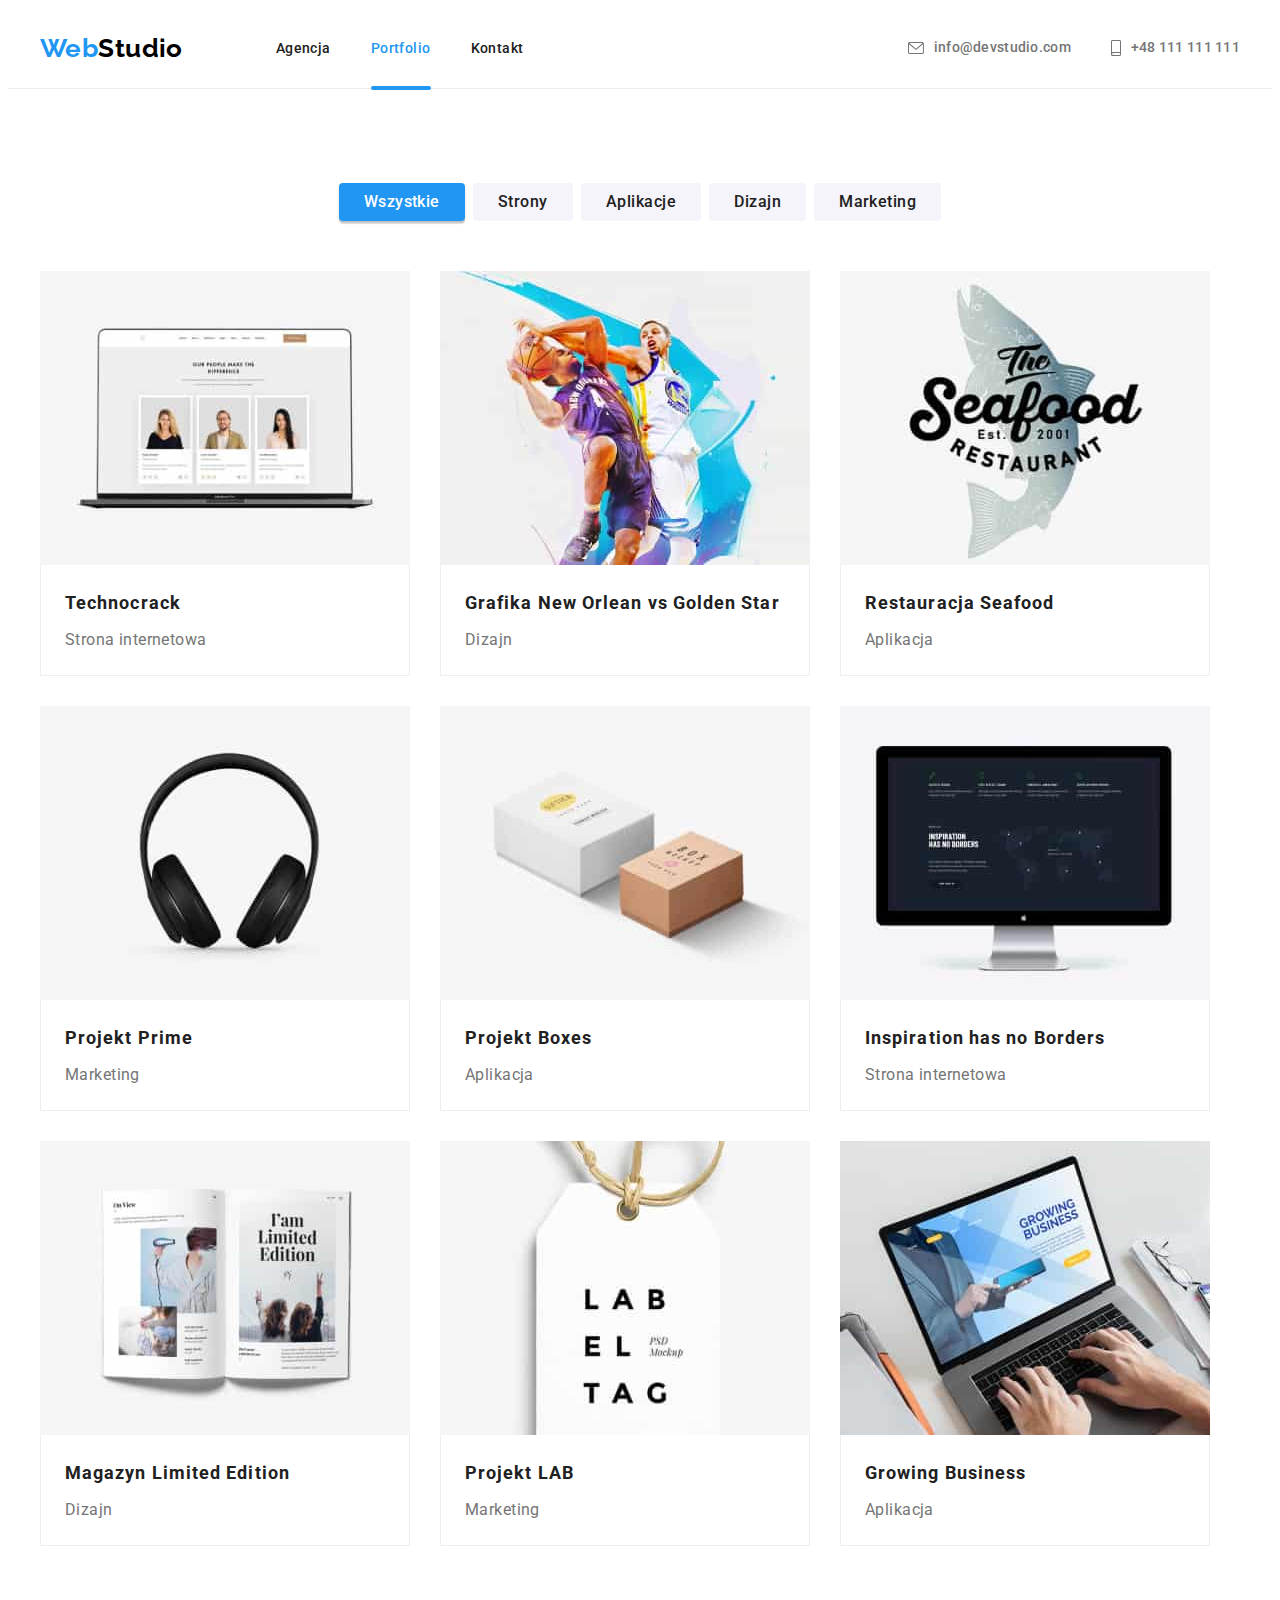
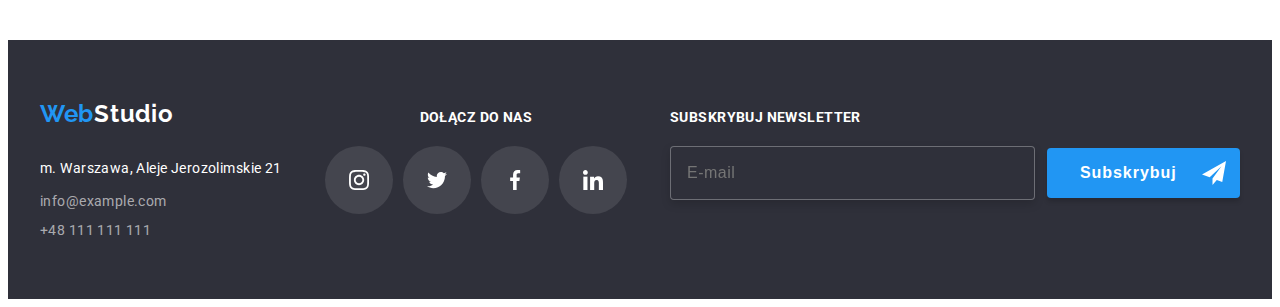
<file: portfolio.html>
<!DOCTYPE html>
<html lang="pl">
	<head>
		<meta charset="UTF-8" />
		<meta http-equiv="X-UA-Compatible" content="IE=edge" />
		<meta name="WebStudio" content="width=device-width, initial-scale=1.0" />
		<meta name="viewport" content="width=device-width, initial-scale=1.0" />
		<title>Portfolio</title>
		<link
			rel="stylesheet"
			href="https://cdnjs.cloudflare.com/ajax/libs/modern-normalize/1.1.0/modern-normalize.min.css"
			integrity="sha512-wpPYUAdjBVSE4KJnH1VR1HeZfpl1ub8YT/NKx4PuQ5NmX2tKuGu6U/JRp5y+Y8XG2tV+wKQpNHVUX03MfMFn9Q=="
			crossorigin="anonymous"
			referrerpolicy="no-referrer"
		/>
		<link rel="stylesheet" href="./css/main.min.css" />
		<link rel="preconnect" href="https://fonts.googleapis.com" />
		<link rel="preconnect" href="https://fonts.gstatic.com" crossorigin />
		<link
			href="https://fonts.googleapis.com/css2?family=Raleway:wght@700&family=Roboto:wght@100;400;500;700;900&display=swap"
			rel="stylesheet"
		/>
	</head>
	<body>
		<header class="header--border">
			<div class="container header">
				<a href="index.html" class="header__logo"><span class="header__logo--first-word">Web</span>Studio</a>
				<nav class="header__nav--margin">
					<ul>
						<li><a href="index.html" class="header__menu">Agencja</a></li>
						<li><a href="portfolio.html" class="header__menu header__menu--current">Portfolio</a></li>
						<li><a href="#" class="header__menu">Kontakt</a></li>
					</ul>
				</nav>

				<ul class="header__right">
					<li
						><a href="mailto:info@devstudio.com" class="header__address-top">
							<svg class="header__icons" width="16" height="12">
								<use href="images/icons.svg#icon-envelope"></use>
							</svg>
							info@devstudio.com
						</a>
					</li>
					<li
						><a href="tel:+48111111111" class="header__address-top">
							<svg class="header__icons" width="10" height="16">
								<use href="images/icons.svg#icon-smartphone"></use>
							</svg>
							+48 111 111 111</a
						></li
					>
				</ul>
			</div>
		</header>

		<main>
			<section class="section">
				<div class="container">
					<h1 class="visually-hidden">Moje portfolio</h1>
					<ul class="buttons-layout">
						<li><button type="button" class="buttons buttons-current">Wszystkie</button></li>
						<li><button type="button" class="buttons">Strony</button></li>
						<li><button type="button" class="buttons">Aplikacje</button></li>
						<li><button type="button" class="buttons">Dizajn</button></li>
						<li><button type="button" class="buttons">Marketing</button></li>
					</ul>
					<ul class="images-layout">
						<li>
							<a href="#">
								<div class="portfolio__div-father">
									<img src="./images/portfolio/01technocrack.jpg" alt="technocrack" width="370" height="294" />
									<div class="portfolio__blue-div">
										<p class="blue-div__text">
											Technoduck is a state-of-the-art coronavirus distribution platform. Companies use this platform
											for digital espionage and attacks on competitors' secure servers.
										</p>
									</div>
								</div>
								<div class="portfolio__desc-layout">
									<h3 class="portfolio__image-title">Technocrack</h3>
									<p class="porfolio__image-desc">Strona internetowa</p>
								</div>
							</a>
						</li>
						<li>
							<a href="#">
								<div class="portfolio__div-father">
									<img src="./images/portfolio/02neworlean.jpg" alt="New Orlean" width="370" height="294" />
									<div class="portfolio__blue-div">
										<p class="blue-div__text">
											Technoduck is a state-of-the-art coronavirus distribution platform. Companies use this platform
											for digital espionage and attacks on competitors' secure servers.
										</p>
									</div>
								</div>
								<div class="portfolio__desc-layout">
									<h3 class="portfolio__image-title">Grafika New Orlean vs Golden Star</h3>
									<p class="porfolio__image-desc">Dizajn</p>
								</div>
							</a>
						</li>
						<li>
							<a href="#">
								<div class="portfolio__div-father">
									<img src="./images/portfolio/03seafood.jpg" alt="seafood" width="370" height="294" />
									<div class="portfolio__blue-div">
										<p class="blue-div__text">
											Technoduck is a state-of-the-art coronavirus distribution platform. Companies use this platform
											for digital espionage and attacks on competitors' secure servers.
										</p>
									</div>
								</div>
								<div class="portfolio__desc-layout">
									<h3 class="portfolio__image-title">Restauracja Seafood</h3>
									<p class="porfolio__image-desc">Aplikacja</p>
								</div>
							</a>
						</li>
						<li>
							<a href="#">
								<div class="portfolio__div-father">
									<img src="./images/portfolio/04prime.jpg" alt="prime" width="370" height="294" />
									<div class="portfolio__blue-div">
										<p class="blue-div__text">
											Technoduck is a state-of-the-art coronavirus distribution platform. Companies use this platform
											for digital espionage and attacks on competitors' secure servers.
										</p>
									</div>
								</div>
								<div class="portfolio__desc-layout">
									<h3 class="portfolio__image-title">Projekt Prime</h3>
									<p class="porfolio__image-desc">Marketing</p>
								</div>
							</a>
						</li>
						<li>
							<a href="#">
								<div class="portfolio__div-father">
									<img src="./images/portfolio/05boxes.jpg" alt="boxes" width="370" height="294" />
									<div class="portfolio__blue-div">
										<p class="blue-div__text">
											Technoduck is a state-of-the-art coronavirus distribution platform. Companies use this platform
											for digital espionage and attacks on competitors' secure servers.
										</p>
									</div>
								</div>
								<div class="portfolio__desc-layout">
									<h3 class="portfolio__image-title">Projekt Boxes</h3>
									<p class="porfolio__image-desc">Aplikacja</p>
								</div>
							</a>
						</li>
						<li>
							<a href="#">
								<div class="portfolio__div-father">
									<img src="./images/portfolio/06inspiration.jpg" alt="inspiration" width="370" height="294" />
									<div class="portfolio__blue-div">
										<p class="blue-div__text">
											Technoduck is a state-of-the-art coronavirus distribution platform. Companies use this platform
											for digital espionage and attacks on competitors' secure servers.
										</p>
									</div>
								</div>
								<div class="portfolio__desc-layout">
									<h3 class="portfolio__image-title">Inspiration has no Borders</h3>
									<p class="porfolio__image-desc">Strona internetowa</p>
								</div>
							</a>
						</li>
						<li>
							<a href="#">
								<div class="portfolio__div-father">
									<img src="./images/portfolio/07magazyn.jpg" alt="magazyn" width="370" height="294" />
									<div class="portfolio__blue-div">
										<p class="blue-div__text">
											Technoduck is a state-of-the-art coronavirus distribution platform. Companies use this platform
											for digital espionage and attacks on competitors' secure servers.
										</p>
									</div>
								</div>
								<div class="portfolio__desc-layout">
									<h3 class="portfolio__image-title">Magazyn Limited Edition</h3>
									<p class="porfolio__image-desc">Dizajn</p>
								</div>
							</a>
						</li>
						<li>
							<a href="#">
								<div class="portfolio__div-father">
									<img src="./images/portfolio/08lab.jpg" alt="lab" width="370" height="294" />
									<div class="portfolio__blue-div">
										<p class="blue-div__text">
											Technoduck is a state-of-the-art coronavirus distribution platform. Companies use this platform
											for digital espionage and attacks on competitors' secure servers.
										</p>
									</div>
								</div>
								<div class="portfolio__desc-layout">
									<h3 class="portfolio__image-title">Projekt LAB</h3>
									<p class="porfolio__image-desc">Marketing</p>
								</div>
							</a>
						</li>
						<li>
							<a href="#">
								<div class="portfolio__div-father">
									<img src="./images/portfolio/09business.jpg" alt="business" width="370" height="294" />
									<div class="portfolio__blue-div">
										<p class="blue-div__text">
											Technoduck is a state-of-the-art coronavirus distribution platform. Companies use this platform
											for digital espionage and attacks on competitors' secure servers.
										</p>
									</div>
								</div>
								<div class="portfolio__desc-layout">
									<h3 class="portfolio__image-title">Growing Business</h3>
									<p class="porfolio__image-desc">Aplikacja</p>
								</div>
							</a>
						</li>
					</ul>
				</div>
			</section>
		</main>

		<footer class="footer--background">
			<div class="container footer">
				<div class="footer__div1">
					<a href="index.html" class="footer__logo">
						<span class="footer__logo-first-word">Web</span><span class="footer__logo-second-word">Studio</span>
					</a>
					<address>
						<ul class="footer__address">
							<li class="footer__address--margin">
								<a
									href="https://goo.gl/maps/itPmvaoKHj2uYjHUA"
									target="_blank"
									rel="nofollow noopener noreferrer"
									class="footer__address--link"
								>
									m. Warszawa, Aleje Jerozolimskie 21
								</a>
							</li>
							<li class="footer__address--margin">
								<a href="mailto:info@example.com" class="footer__mail-tel">info@example.com</a>
							</li>
							<li class="footer__address--margin margin-bottom-none"
								><a href="tel:+48111111111" class="footer__mail-tel">+48 111 111 111</a></li
							>
						</ul>
					</address>
				</div>
				<div class="footer__div2">
					<p class="footer__div2--text-be-in-us">DOŁĄCZ DO NAS</p>
					<ul class="socials">
						<!--common styles-->
						<li>
							<a href="#">
								<svg class="socials__icons">
									<use href="images/icons.svg#icon-instagram"></use>
								</svg>
							</a>
						</li>
						<li>
							<a href="#">
								<svg class="socials__icons">
									<use href="images/icons.svg#icon-twitter"></use>
								</svg>
							</a>
						</li>
						<li>
							<a href="#">
								<svg class="socials__icons">
									<use href="images/icons.svg#icon-facebook"></use>
								</svg>
							</a>
						</li>
						<li>
							<a href="#">
								<svg class="socials__icons">
									<use href="images/icons.svg#icon-linkedin"></use>
								</svg>
							</a>
						</li>
					</ul>
				</div>
				<div class="footer__div3">
					<p class="div3__newsletter-text-top">Subskrybuj newsletter</p>
					<form name="newsletter" action="" class="footer__form">
						<input type="email" name="email" placeholder="E-mail" class="footer__email" />
						<button type="submit" class="footer__button">
							<p class="footer__text-subscribe">Subskrybuj</p>
							<svg width="24" height="24" class="footer__icon-send">
								<use href="images/icons.svg#icon-send"></use>
							</svg>
						</button>
					</form>
				</div>
			</div>
		</footer>
	</body>
</html>
</file>
<file: css/main.min.css>
@charset "UTF-8";
header a:hover,
footer a:hover,
menu:hover {
  color: #2196f3;
}

.section {
  padding-top: 94px;
  padding-bottom: 94px;
}
@media screen and (max-width: 1199px) {
  .section {
    padding-top: 60px;
    padding-bottom: 60px;
  }
}

.no-padding-top {
  padding-top: 0;
}

.container {
  width: 100%;
  padding: 0 15px;
  margin: 0 auto;
}
@media screen and (min-width: 480px) {
  .container {
    width: 480px;
  }
}
@media screen and (min-width: 768px) {
  .container {
    width: 768px;
  }
}
@media screen and (min-width: 1200px) {
  .container {
    width: 1200px;
  }
}

header nav ul {
  display: -webkit-box;
  display: -ms-flexbox;
  display: flex;
  -webkit-box-align: center;
      -ms-flex-align: center;
          align-items: center;
  gap: 40px;
}

.section__title {
  font-weight: 700;
  font-size: 36px;
  line-height: 1.16;
  text-align: center;
  letter-spacing: 0.03em;
  color: #212121;
  margin-bottom: 50px;
}

button {
  display: block;
  cursor: pointer;
  border: none;
  border-radius: 4px;
}

.buttons {
  cursor: pointer;
  font-family: inherit;
  font-size: 16px;
  line-height: 1.625;
  font-weight: 500;
  background-color: #f5f4fa;
  letter-spacing: 0.03em;
  color: #212121;
  padding: 6px 25px;
  -webkit-transition: color 250ms cubic-bezier(0.4, 0, 0.2, 1), background-color 250ms cubic-bezier(0.4, 0, 0.2, 1), -webkit-box-shadow 250ms cubic-bezier(0.4, 0, 0.2, 1);
  transition: color 250ms cubic-bezier(0.4, 0, 0.2, 1), background-color 250ms cubic-bezier(0.4, 0, 0.2, 1), -webkit-box-shadow 250ms cubic-bezier(0.4, 0, 0.2, 1);
  transition: color 250ms cubic-bezier(0.4, 0, 0.2, 1), background-color 250ms cubic-bezier(0.4, 0, 0.2, 1), box-shadow 250ms cubic-bezier(0.4, 0, 0.2, 1);
  transition: color 250ms cubic-bezier(0.4, 0, 0.2, 1), background-color 250ms cubic-bezier(0.4, 0, 0.2, 1), box-shadow 250ms cubic-bezier(0.4, 0, 0.2, 1), -webkit-box-shadow 250ms cubic-bezier(0.4, 0, 0.2, 1);
}
.buttons:hover, .buttons:focus {
  background-color: #2196f3;
  color: #fff;
  -webkit-box-shadow: 0px 3px 1px rgba(0, 0, 0, 0.1), 0px 1px 2px rgba(0, 0, 0, 0.08), 0px 2px 2px rgba(0, 0, 0, 0.12);
          box-shadow: 0px 3px 1px rgba(0, 0, 0, 0.1), 0px 1px 2px rgba(0, 0, 0, 0.08), 0px 2px 2px rgba(0, 0, 0, 0.12);
}

.buttons-current {
  background-color: #2196f3;
  color: #fff;
  -webkit-box-shadow: 0px 3px 1px rgba(0, 0, 0, 0.1), 0px 1px 2px rgba(0, 0, 0, 0.08), 0px 2px 2px rgba(0, 0, 0, 0.12);
          box-shadow: 0px 3px 1px rgba(0, 0, 0, 0.1), 0px 1px 2px rgba(0, 0, 0, 0.08), 0px 2px 2px rgba(0, 0, 0, 0.12);
}

.buttons-layout {
  display: -webkit-box;
  display: -ms-flexbox;
  display: flex;
  -webkit-box-pack: center;
      -ms-flex-pack: center;
          justify-content: center;
  gap: 8px;
  margin-bottom: 50px;
}

.icons-clients {
  width: 106px;
  height: 60px;
  fill: currentColor;
}

.ul-clients {
  display: -webkit-box;
  display: -ms-flexbox;
  display: flex;
  -webkit-box-align: center;
      -ms-flex-align: center;
          align-items: center;
  -webkit-box-pack: center;
      -ms-flex-pack: center;
          justify-content: center;
  gap: 30px;
  -ms-flex-wrap: wrap;
      flex-wrap: wrap;
}
.ul-clients > li:hover, .ul-clients > li:focus {
  color: #2196f3;
}
.ul-clients > li > a {
  border: 1px solid currentColor;
  color: #afb1b8;
  display: -webkit-box;
  display: -ms-flexbox;
  display: flex;
  -webkit-box-align: center;
      -ms-flex-align: center;
          align-items: center;
  -webkit-box-pack: center;
      -ms-flex-pack: center;
          justify-content: center;
  width: 170px;
  height: 92px;
  border-radius: 4px;
  -webkit-transition: color 250ms cubic-bezier(0.4, 0, 0.2, 1);
  transition: color 250ms cubic-bezier(0.4, 0, 0.2, 1);
}
.ul-clients > li > a:hover, .ul-clients > li > a:focus {
  color: var(--accent-color);
}
@media screen and (max-width: 1199.98px) {
  .ul-clients > li > a {
    width: 226px;
  }
}
@media screen and (max-width: 767.98px) {
  .ul-clients > li > a {
    width: 210px;
  }
}

.form__main-text-top {
  height: 23px;
  margin-bottom: 12px;
  font-weight: 700;
  font-size: 20px;
  line-height: 23px;
  text-align: center;
  letter-spacing: 0.03em;
  color: #212121;
}

.form__label-container {
  display: block;
  margin-bottom: 10px;
}

.form__label-container-area {
  display: block;
  margin-bottom: 20px;
}

.form__label {
  font-weight: 400;
  font-size: 12px;
  line-height: 1.16;
  letter-spacing: 0.01em;
  color: #757575;
  margin-bottom: 4px;
  display: block;
}

.form__inputs {
  width: 100%;
  height: 40px;
  padding: 4px 4px 4px 35px;
  background: #fff;
  border: 1px solid rgba(33, 33, 33, 0.2);
  border-radius: 4px;
  -webkit-transition: border 250ms cubic-bezier(0.4, 0, 0.2, 1);
  transition: border 250ms cubic-bezier(0.4, 0, 0.2, 1);
  outline: transparent;
}
.form__inputs:hover, .form__inputs:focus {
  border-color: #2196f3;
}

.form-area {
  width: 100%;
  height: 120px;
  background: #fff;
  border: 1px solid rgba(33, 33, 33, 0.2);
  border-radius: 4px;
  font-family: "Roboto";
  font-style: normal;
  font-weight: 400;
  font-size: 12px;
  line-height: 14px;
  letter-spacing: 0.01em;
  color: rgba(117, 117, 117, 0.5);
  padding: 12px 16px;
  resize: none;
  outline: transparent;
  -webkit-transition: border 250ms cubic-bezier(0.4, 0, 0.2, 1);
  transition: border 250ms cubic-bezier(0.4, 0, 0.2, 1);
}
.form-area:focus, .form-area:hover {
  border: 1px solid #2196f3;
}
.form-area:-moz-placeholder-shown {
  font-family: "Roboto";
  font-style: normal;
  font-weight: 400;
  font-size: 12px;
  line-height: 14px;
  letter-spacing: 0.01em;
  color: rgba(117, 117, 117, 0.5);
  padding: 12px 16px;
}
.form-area:-ms-input-placeholder {
  font-family: "Roboto";
  font-style: normal;
  font-weight: 400;
  font-size: 12px;
  line-height: 14px;
  letter-spacing: 0.01em;
  color: rgba(117, 117, 117, 0.5);
  padding: 12px 16px;
}
.form-area:placeholder-shown {
  font-family: "Roboto";
  font-style: normal;
  font-weight: 400;
  font-size: 12px;
  line-height: 14px;
  letter-spacing: 0.01em;
  color: rgba(117, 117, 117, 0.5);
  padding: 12px 16px;
}

.form__agree-text {
  display: -webkit-box;
  display: -ms-flexbox;
  display: flex;
  -webkit-box-pack: center;
      -ms-flex-pack: center;
          justify-content: center;
  gap: 8px;
  margin-bottom: 30px;
  margin-left: auto;
  margin-right: auto;
  font-family: "Roboto";
  font-style: normal;
  font-weight: 400;
  font-size: 14px;
  line-height: 1.71;
  letter-spacing: 0.03em;
  color: #757575;
  position: relative;
}

.terms-link {
  color: #2196f3;
}

@media screen and (max-width: 1199.98px) {
  .agree-span {
    margin-left: 25px;
  }
}

.button-main-form {
  height: 50px;
  width: 200px;
  font-family: "Roboto";
  font-style: normal;
  font-weight: 700;
  font-size: 16px;
  line-height: 1.88;
  letter-spacing: 0.06em;
  color: #fff;
  background-color: #2196f3;
  display: -webkit-box;
  display: -ms-flexbox;
  display: flex;
  -webkit-box-align: center;
      -ms-flex-align: center;
          align-items: center;
  -webkit-box-pack: center;
      -ms-flex-pack: center;
          justify-content: center;
  margin: 0 auto;
}

.form__icon-parent {
  position: relative;
}

.form__icon-div-child {
  position: absolute;
  left: 12px;
  top: 50%;
  -webkit-transform: translateY(-50%);
          transform: translateY(-50%);
}

#name:focus-within ~ .form__icon-div-child .form__icon,
#phone:focus-within ~ .form__icon-div-child .form__icon,
#email:focus-within ~ .form__icon-div-child .form__icon {
  fill: #2196f3;
  border-color: #2196f3;
  -webkit-transition: fill 250ms cubic-bezier(0.4, 0, 0.2, 1), border-color 250ms cubic-bezier(0.4, 0, 0.2, 1);
  transition: fill 250ms cubic-bezier(0.4, 0, 0.2, 1), border-color 250ms cubic-bezier(0.4, 0, 0.2, 1);
}

.input-checkbox {
  opacity: 0;
  position: absolute;
  cursor: pointer;
  width: 16px;
  height: 15px;
  top: 4px;
  left: 3px;
  z-index: 20;
  border: none;
  -webkit-box-shadow: none;
          box-shadow: none;
  -webkit-transition: border 250ms cubic-bezier(0.4, 0, 0.2, 1), -webkit-box-shadow 250ms cubic-bezier(0.4, 0, 0.2, 1);
  transition: border 250ms cubic-bezier(0.4, 0, 0.2, 1), -webkit-box-shadow 250ms cubic-bezier(0.4, 0, 0.2, 1);
  transition: border 250ms cubic-bezier(0.4, 0, 0.2, 1), box-shadow 250ms cubic-bezier(0.4, 0, 0.2, 1);
  transition: border 250ms cubic-bezier(0.4, 0, 0.2, 1), box-shadow 250ms cubic-bezier(0.4, 0, 0.2, 1), -webkit-box-shadow 250ms cubic-bezier(0.4, 0, 0.2, 1);
}

.uncheck-icon {
  position: absolute;
  left: 3px;
  top: 4px;
}

.input-checkbox:hover + .uncheck-icon,
.input-checkbox:focus + .uncheck-icon {
  border: 1px solid #2196f3;
  -webkit-box-shadow: 0px 3px 1px rgba(0, 0, 0, 0.1), 0px 1px 2px rgba(0, 0, 0, 0.08), 0px 2px 2px rgba(0, 0, 0, 0.12);
          box-shadow: 0px 3px 1px rgba(0, 0, 0, 0.1), 0px 1px 2px rgba(0, 0, 0, 0.08), 0px 2px 2px rgba(0, 0, 0, 0.12);
}

.check-icon {
  position: absolute;
  left: 3px;
  top: 4px;
  z-index: -100;
  visibility: hidden;
}

.input-checkbox:checked ~ .check-icon {
  visibility: visible;
}

.visually-hidden {
  position: absolute;
  width: 1px;
  height: 1px;
  margin: -1px;
  border: 0;
  padding: 0;
  white-space: nowrap;
  -webkit-clip-path: inset(100%);
          clip-path: inset(100%);
  clip: rect(0 0 0 0);
  overflow: hidden;
}

body {
  color: #212121;
  font-family: "Roboto", sans-serif;
  font-size: 14px;
  letter-spacing: 0.03em;
}

h1,
h2,
h3,
h4,
h5,
h6,
p {
  margin: 0;
}

img {
  display: block;
  max-width: 100%;
  height: auto;
}

ul,
ol {
  list-style: none;
  padding-left: 0;
  margin: 0;
}

a {
  text-decoration: none;
}

.header--border {
  border-bottom: 1px solid rgb(236, 236, 236);
}

.header {
  display: -webkit-box;
  display: -ms-flexbox;
  display: flex;
  -webkit-box-align: center;
      -ms-flex-align: center;
          align-items: center;
  height: 80px;
}

.header__address-top {
  font-weight: 500;
  font-size: 14px;
  line-height: 1.14;
  letter-spacing: 0.02em;
  color: #757575;
  display: -webkit-box;
  display: -ms-flexbox;
  display: flex;
  -webkit-box-align: center;
      -ms-flex-align: center;
          align-items: center;
  -webkit-transition: color 250ms cubic-bezier(0.4, 0, 0.2, 1);
  transition: color 250ms cubic-bezier(0.4, 0, 0.2, 1);
}

.header__icons {
  fill: currentColor;
  margin-right: 10px;
}

.header__logo {
  font-family: "Raleway", sans-serif;
  font-size: 26px;
  line-height: 1.1738;
  font-weight: 700;
  color: #000;
  -webkit-transition: color 250ms cubic-bezier(0.4, 0, 0.2, 1);
  transition: color 250ms cubic-bezier(0.4, 0, 0.2, 1);
}
.header__logo--first-word {
  color: #2196f3;
}

.header__nav--margin {
  margin-left: 93px;
}

.header__menu {
  font-size: 14px;
  line-height: 1.1721;
  font-weight: 500;
  color: #212121;
  position: relative;
  -webkit-transition: color 250ms cubic-bezier(0.4, 0, 0.2, 1);
  transition: color 250ms cubic-bezier(0.4, 0, 0.2, 1);
}

.header__menu--current {
  color: #2196f3;
}
.header__menu--current::after {
  content: "";
  position: absolute;
  display: block;
  width: 100%;
  height: 4px;
  left: 0px;
  top: 46px;
  border-radius: 4px;
  background-color: #2196f3;
}

.header__right {
  display: -webkit-box;
  display: -ms-flexbox;
  display: flex;
  -webkit-box-align: center;
      -ms-flex-align: center;
          align-items: center;
  margin-left: auto;
  gap: 40px;
}

.hero__container {
  display: -webkit-box;
  display: -ms-flexbox;
  display: flex;
  gap: 30px;
  -webkit-box-orient: vertical;
  -webkit-box-direction: normal;
      -ms-flex-direction: column;
          flex-direction: column;
  -webkit-box-pack: center;
      -ms-flex-pack: center;
          justify-content: center;
  height: 400px;
}
@media screen and (min-width: 768px) {
  .hero__container {
    padding-left: 150px;
    padding-right: 150px;
  }
}
@media screen and (min-width: 1200px) {
  .hero__container {
    padding-left: 250px;
    padding-right: 250px;
    height: 600px;
  }
}

.hero__text {
  font-family: "Roboto";
  font-style: normal;
  font-weight: 900;
  font-size: 26px;
  line-height: 1.62;
  text-align: center;
  letter-spacing: 0.06em;
  text-transform: uppercase;
  color: #ffffff;
  margin: 0 auto;
}
@media screen and (min-width: 1200px) {
  .hero__text {
    font-size: 44px;
    line-height: 1.36;
  }
}

.hero__dark-background {
  background-color: #2f303a;
}

.hero {
  background-image: url("../images/overlay.png"), url("../images/header_img_phone_x1.jpg");
  background-position: 50% 50%;
  background-color: #e5e5e5;
  background-size: cover;
  max-width: 1600px;
  margin: 0 auto;
  background-repeat: no-repeat;
  border: 1px solid #000000;
  -webkit-filter: drop-shadow(0px 4px 4px rgba(0, 0, 0, 0.25));
          filter: drop-shadow(0px 4px 4px rgba(0, 0, 0, 0.25));
}
@media (min-device-pixel-ratio: 2), (-webkit-min-device-pixel-ratio: 2), (min-resolution: 192dpi), (min-resolution: 2dppx) {
  .hero {
    background-image: url("../images/overlay.png"), url("../images/header_img_phone_x2.jpg");
  }
}
@media screen and (min-width: 768px) {
  .hero {
    background-image: url("../images/overlay.png"), url("../images/header_img_tablet_x1.jpg");
  }
}
@media screen and (min-width: 768px) and (min-device-pixel-ratio: 2), screen and (min-width: 768px) and (-webkit-min-device-pixel-ratio: 2), screen and (min-width: 768px) and (min-resolution: 192dpi), screen and (min-width: 768px) and (min-resolution: 2dppx) {
  .hero {
    background-image: url("../images/overlay.png"), url("../images/header_img_tablet_x2.jpg");
  }
}
@media screen and (min-width: 1200px) {
  .hero {
    background-image: url("../images/overlay.png"), url("../images/header_img_desktop_x1.jpg");
  }
}
@media screen and (min-width: 1200px) and (min-device-pixel-ratio: 2), screen and (min-width: 1200px) and (-webkit-min-device-pixel-ratio: 2), screen and (min-width: 1200px) and (min-resolution: 192dpi), screen and (min-width: 1200px) and (min-resolution: 2dppx) {
  .hero {
    background-image: url("../images/overlay.png"), url("../images/header_img_desktop_x2.jpg");
  }
}

.hero__button {
  background-color: #2196f3;
  color: #fff;
  font-weight: 700;
  font-size: 16px;
  line-height: 1.88;
  letter-spacing: 0.06em;
  cursor: pointer;
  font-family: inherit;
  text-align: center;
  margin: 0 auto;
  padding: 10px 42px;
  -webkit-transform: scale(1);
          transform: scale(1);
  -webkit-transition: color 250ms cubic-bezier(0.4, 0, 0.2, 1), -webkit-transform 500ms cubic-bezier(0.4, 0, 0.2, 1);
  transition: color 250ms cubic-bezier(0.4, 0, 0.2, 1), -webkit-transform 500ms cubic-bezier(0.4, 0, 0.2, 1);
  transition: color 250ms cubic-bezier(0.4, 0, 0.2, 1), transform 500ms cubic-bezier(0.4, 0, 0.2, 1);
  transition: color 250ms cubic-bezier(0.4, 0, 0.2, 1), transform 500ms cubic-bezier(0.4, 0, 0.2, 1), -webkit-transform 500ms cubic-bezier(0.4, 0, 0.2, 1);
}
.hero__button:hover, .hero__button:focus {
  color: #000;
  -webkit-transform: scale(1.1);
          transform: scale(1.1);
}

.modal {
  position: absolute;
  top: 50%;
  left: 50%;
  -webkit-transform: translate(-50%, -50%);
          transform: translate(-50%, -50%);
  padding: 32px;
  z-index: 999;
  -webkit-transition: -webkit-transform 250ms ease-in-out;
  transition: -webkit-transform 250ms ease-in-out;
  transition: transform 250ms ease-in-out;
  transition: transform 250ms ease-in-out, -webkit-transform 250ms ease-in-out;
  -webkit-transform: translateX(-50%) translateY(-50%);
          transform: translateX(-50%) translateY(-50%);
  background: #fff;
  -webkit-box-shadow: 0px 1px 3px rgba(0, 0, 0, 0.12), 0px 1px 1px rgba(0, 0, 0, 0.14), 0px 2px 1px rgba(0, 0, 0, 0.2);
          box-shadow: 0px 1px 3px rgba(0, 0, 0, 0.12), 0px 1px 1px rgba(0, 0, 0, 0.14), 0px 2px 1px rgba(0, 0, 0, 0.2);
  border-radius: 4px;
}
@media screen and (max-width: 1199px) {
  .modal {
    width: 95%;
    max-width: 450px;
    height: 95%;
    max-height: 609px;
  }
}
@media screen and (min-width: 1200px) {
  .modal {
    width: 528px;
    height: 581px;
  }
}

.modal-close-div {
  position: absolute;
  right: 8px;
  top: 8px;
  width: 30px;
  height: 30px;
  border-radius: 50%;
  background: #fff;
  border: 1px solid rgba(0, 0, 0, 0.1);
  display: -webkit-box;
  display: -ms-flexbox;
  display: flex;
  -webkit-box-pack: center;
      -ms-flex-pack: center;
          justify-content: center;
  -webkit-box-align: center;
      -ms-flex-align: center;
          align-items: center;
}

.modal__close-icon {
  fill: currentColor;
}

.is-hidden {
  pointer-events: none;
  visibility: hidden;
  opacity: 0;
}

.backdrop {
  position: fixed;
  top: 0;
  left: 0;
  width: 100%;
  height: 100%;
  z-index: 1;
  background-color: rgba(0, 0, 0, 0.6);
  -webkit-transition-property: opacity, visibility;
  transition-property: opacity, visibility;
  -webkit-transition-duration: 1s, 1s;
          transition-duration: 1s, 1s;
}
.backdrop .is-hidden {
  visibility: hidden;
  opacity: 0;
  pointer-events: none;
}

.portfolio__image-title {
  font-size: 18px;
  line-height: 2;
  font-weight: 700;
  letter-spacing: 0.06em;
  color: #212121;
}

.porfolio__image-desc {
  font-size: 16px;
  line-height: 1.875;
  font-weight: 400;
  color: #757575;
  margin-top: 4px;
}

.portfolio__desc-layout {
  padding: 20px 24px;
  border-left: 1px solid rgb(238, 238, 238);
  border-right: 1px solid rgb(238, 238, 238);
  border-bottom: 1px solid rgb(238, 238, 238);
}

.images-layout {
  display: -webkit-box;
  display: -ms-flexbox;
  display: flex;
  -ms-flex-wrap: wrap;
      flex-wrap: wrap;
  gap: 30px;
}
.images-layout li {
  -ms-flex-preferred-size: 370px;
      flex-basis: 370px;
}
.images-layout li a {
  display: block;
  -webkit-transition: -webkit-box-shadow 250ms cubic-bezier(0.4, 0, 0.2, 1);
  transition: -webkit-box-shadow 250ms cubic-bezier(0.4, 0, 0.2, 1);
  transition: box-shadow 250ms cubic-bezier(0.4, 0, 0.2, 1);
  transition: box-shadow 250ms cubic-bezier(0.4, 0, 0.2, 1), -webkit-box-shadow 250ms cubic-bezier(0.4, 0, 0.2, 1);
}
.images-layout li a:hover, .images-layout li a:focus {
  -webkit-box-shadow: 0px 1px 1px rgba(0, 0, 0, 0.12), 0px 4px 4px rgba(0, 0, 0, 0.06), 1px 4px 6px rgba(0, 0, 0, 0.16);
          box-shadow: 0px 1px 1px rgba(0, 0, 0, 0.12), 0px 4px 4px rgba(0, 0, 0, 0.06), 1px 4px 6px rgba(0, 0, 0, 0.16);
}
.images-layout li a:hover .portfolio__blue-div, .images-layout li a:focus .portfolio__blue-div {
  -webkit-transform: translatey(0);
          transform: translatey(0);
}

.portfolio__blue-div {
  position: absolute;
  width: 100%;
  height: 294px;
  top: 0;
  left: 0;
  background: rgba(33, 150, 243, 0.9);
  -webkit-transform: translatey(100%);
          transform: translatey(100%);
  -webkit-transition: -webkit-transform 250ms ease;
  transition: -webkit-transform 250ms ease;
  transition: transform 250ms ease;
  transition: transform 250ms ease, -webkit-transform 250ms ease;
}

.blue-div__text {
  margin: 63px 24px 91px 24px;
  font-family: "Roboto";
  font-style: normal;
  font-weight: 400;
  font-size: 18px;
  line-height: 156%;
  letter-spacing: 0.03em;
  color: #ffffff;
}

.portfolio__div-father {
  position: relative;
  overflow: hidden;
}

.self-promotion {
  display: -webkit-box;
  display: -ms-flexbox;
  display: flex;
  gap: 30px;
}
.self-promotion li {
  -ms-flex-preferred-size: 270px;
      flex-basis: 270px;
}
@media screen and (max-width: 1199.98px) {
  .self-promotion {
    display: -webkit-box;
    display: -ms-flexbox;
    display: flex;
    -ms-flex-wrap: wrap;
        flex-wrap: wrap;
    -webkit-box-pack: center;
        -ms-flex-pack: center;
            justify-content: center;
    gap: 30px;
  }
  .self-promotion li {
    -ms-flex-preferred-size: 354px;
        flex-basis: 354px;
  }
}
@media screen and (max-width: 767.98px) {
  .self-promotion {
    display: block;
  }
  .self-promotion li {
    margin-bottom: 30px;
  }
}

.self-promotion__icons-div {
  display: -webkit-box;
  display: -ms-flexbox;
  display: flex;
  -webkit-box-pack: center;
      -ms-flex-pack: center;
          justify-content: center;
  -webkit-box-align: center;
      -ms-flex-align: center;
          align-items: center;
  margin-bottom: 30px;
  fill: #f5f4fa;
  background-color: #f5f4fa;
  border-radius: 4px;
  height: 120px;
}

.self-promotion__label {
  font-weight: 700;
  font-size: 14px;
  line-height: 1.14;
  letter-spacing: 0.03em;
  text-transform: uppercase;
}
@media screen and (max-width: 767.98px) {
  .self-promotion__label {
    text-align: center;
  }
}

.self-promotion__text {
  line-height: 1.71;
  color: #757575;
  margin-top: 10px;
}

.self-promotion__icons {
  width: 70px;
  height: 70px;
}

.team {
  display: -webkit-box;
  display: -ms-flexbox;
  display: flex;
  gap: 30px;
}
@media screen and (max-width: 767.98px) {
  .team {
    -webkit-box-orient: vertical;
    -webkit-box-direction: normal;
        -ms-flex-direction: column;
            flex-direction: column;
  }
}
@media screen and (max-width: 1199.98px) {
  .team {
    -ms-flex-wrap: wrap;
        flex-wrap: wrap;
  }
}

.team--background {
  background-color: #f5f4fa;
}

.team-one {
  background-color: #fff;
  -webkit-box-shadow: 0px 1px 3px rgba(0, 0, 0, 0.12), 0px 1px 1px rgba(0, 0, 0, 0.14), 0px 2px 1px rgba(0, 0, 0, 0.2);
          box-shadow: 0px 1px 3px rgba(0, 0, 0, 0.12), 0px 1px 1px rgba(0, 0, 0, 0.14), 0px 2px 1px rgba(0, 0, 0, 0.2);
  border-radius: 0px 0px 4px 4px;
}
@media screen and (max-width: 767.98px) {
  .team-one {
    -ms-flex-preferred-size: 450px;
        flex-basis: 450px;
  }
}

.team__description--padding {
  padding-top: 30px;
  padding-bottom: 30px;
}

.team__name {
  font-weight: 500;
  font-size: 16px;
  line-height: 1.18;
  text-align: center;
  letter-spacing: 0.03em;
}

.team__description {
  font-weight: 400;
  font-size: 16px;
  line-height: 1.18;
  text-align: center;
  letter-spacing: 0.03em;
  color: #757575;
  margin-top: 10px;
}

.what-we-do {
  display: -webkit-box;
  display: -ms-flexbox;
  display: flex;
  -webkit-box-orient: horizontal;
  -webkit-box-direction: normal;
      -ms-flex-direction: row;
          flex-direction: row;
  -webkit-box-pack: justify;
      -ms-flex-pack: justify;
          justify-content: space-between;
  -webkit-box-align: end;
      -ms-flex-align: end;
          align-items: flex-end;
  gap: 30px;
}

@media screen and (max-width: 1199px) {
  .hide-tablet {
    display: none;
  }
}

.what-we-do__list {
  position: relative;
}

.what-we-do__text {
  position: absolute;
  bottom: 0;
  left: 0;
  width: 100%;
  height: 70px;
  background: rgba(47, 48, 58, 0.8);
  display: -webkit-box;
  display: -ms-flexbox;
  display: flex;
  -webkit-box-pack: center;
      -ms-flex-pack: center;
          justify-content: center;
  -webkit-box-align: center;
      -ms-flex-align: center;
          align-items: center;
  font-weight: 700;
  line-height: 1.14;
  text-align: center;
  text-transform: uppercase;
  color: #fff;
}

.footer {
  display: -webkit-box;
  display: -ms-flexbox;
  display: flex;
  -ms-flex-wrap: wrap;
      flex-wrap: wrap;
  -webkit-box-align: baseline;
      -ms-flex-align: baseline;
          align-items: baseline;
  -webkit-box-pack: center;
      -ms-flex-pack: center;
          justify-content: center;
}
@media screen and (min-width: 768px) {
  .footer {
    -webkit-column-gap: 165px;
       -moz-column-gap: 165px;
            column-gap: 165px;
    -webkit-box-align: baseline;
        -ms-flex-align: baseline;
            align-items: baseline;
  }
}
@media screen and (min-width: 1200px) {
  .footer {
    gap: 0;
    -webkit-box-pack: justify;
        -ms-flex-pack: justify;
            justify-content: space-between;
  }
}

.footer__logo {
  font-family: "Raleway", sans-serif;
  font-style: normal;
  font-weight: 700;
  font-size: 24px;
  line-height: 1.16;
  text-align: center;
  letter-spacing: 0.03em;
  color: #000;
  -webkit-transition: color 250ms cubic-bezier(0.4, 0, 0.2, 1);
  transition: color 250ms cubic-bezier(0.4, 0, 0.2, 1);
}
.footer__logo-first-word {
  color: #2196f3;
}
.footer__logo-second-word {
  color: rgb(255, 255, 255);
  -webkit-transition: color 250ms cubic-bezier(0.4, 0, 0.2, 1);
  transition: color 250ms cubic-bezier(0.4, 0, 0.2, 1);
}
.footer__logo-second-word:hover {
  color: #2196f3;
}
@media screen and (min-width: 1200px) {
  .footer__logo {
    text-align: left;
  }
}

.footer__div1 {
  display: -webkit-box;
  display: -ms-flexbox;
  display: flex;
  -webkit-box-orient: vertical;
  -webkit-box-direction: normal;
      -ms-flex-direction: column;
          flex-direction: column;
  -webkit-box-pack: center;
      -ms-flex-pack: center;
          justify-content: center;
  margin-bottom: 59px;
}
@media screen and (min-width: 768px) {
  .footer__div1 {
    margin-bottom: 60px;
  }
}
@media screen and (min-width: 1200px) {
  .footer__div1 {
    margin-bottom: 0;
  }
}

.footer__address {
  display: -webkit-box;
  display: -ms-flexbox;
  display: flex;
  -webkit-box-orient: vertical;
  -webkit-box-direction: normal;
      -ms-flex-direction: column;
          flex-direction: column;
  -webkit-box-pack: center;
      -ms-flex-pack: center;
          justify-content: center;
}

address {
  margin-top: 29px;
}

.footer__address--link {
  font-family: "Roboto";
  font-style: normal;
  font-weight: 400;
  font-size: 14px;
  line-height: 1.71;
  text-align: center;
  letter-spacing: 0.03em;
  color: #fff;
  -webkit-transition: color 250ms cubic-bezier(0.4, 0, 0.2, 1);
  transition: color 250ms cubic-bezier(0.4, 0, 0.2, 1);
}

.footer__mail-tel {
  font-family: "Roboto";
  font-style: normal;
  font-weight: 400;
  font-size: 14px;
  line-height: 1.14;
  text-align: center;
  letter-spacing: 0.03em;
  color: rgba(255, 255, 255, 0.6);
  -webkit-transition: color 250ms cubic-bezier(0.4, 0, 0.2, 1);
  transition: color 250ms cubic-bezier(0.4, 0, 0.2, 1);
}

.footer__address--margin {
  margin-bottom: 12px;
  text-align: center;
}
@media screen and (min-width: 1200px) {
  .footer__address--margin {
    text-align: left;
  }
}

.margin-bottom-none {
  margin-bottom: 0;
}

.footer__div2 {
  margin-bottom: 60px;
}
@media screen and (min-width: 1200px) {
  .footer__div2 {
    margin-bottom: 0;
  }
}

.footer__div2--text-be-in-us {
  font-family: "Roboto";
  font-style: normal;
  font-weight: 700;
  font-size: 14px;
  line-height: 1.14;
  letter-spacing: 0.03em;
  text-transform: uppercase;
  color: #ffffff;
  margin-bottom: 20px;
  text-align: center;
}

/* dla stopki inny kwas - inne tło */
.footer__div2 .socials > li > a:hover,
.footer__div2 .socials > li > a:focus {
  background-color: #2196f3;
}

.footer__div2 .socials > li > a {
  background-color: rgba(255, 255, 255, 0.1);
}

.footer__div2 .socials > li > a:hover,
.footer__div2 .socials > li > a:focus {
  background-color: #2196f3;
}

/* dla stopki inny kwas ;)*/
.footer__div2 .socials__icons {
  fill: #fff;
}

.footer__div3 {
  width: calc(100% - 30px);
}
@media screen and (min-width: 768px) {
  .footer__div3 {
    width: 450px;
  }
}
@media screen and (min-width: 1200px) {
  .footer__div3 {
    width: 570px;
  }
}

.div3__newsletter-text-top {
  font-family: "Roboto";
  font-style: normal;
  font-weight: 700;
  font-size: 14px;
  line-height: 1.14;
  letter-spacing: 0.03em;
  text-transform: uppercase;
  color: #fff;
  margin-bottom: 20px;
  text-align: center;
}
@media screen and (min-width: 1200px) {
  .div3__newsletter-text-top {
    text-align: left;
  }
}

.footer__form {
  display: -webkit-box;
  display: -ms-flexbox;
  display: flex;
  -webkit-box-orient: vertical;
  -webkit-box-direction: normal;
      -ms-flex-direction: column;
          flex-direction: column;
  -webkit-box-pack: center;
      -ms-flex-pack: center;
          justify-content: center;
  -webkit-box-align: center;
      -ms-flex-align: center;
          align-items: center;
}
@media screen and (min-width: 1200px) {
  .footer__form {
    -webkit-box-orient: horizontal;
    -webkit-box-direction: normal;
        -ms-flex-direction: row;
            flex-direction: row;
    -webkit-box-pack: center;
        -ms-flex-pack: center;
            justify-content: center;
    -webkit-box-align: center;
        -ms-flex-align: center;
            align-items: center;
    gap: 12px;
  }
}

.footer__email {
  height: 50px;
  width: 100%;
  padding-left: 16px;
  margin-bottom: 20px;
  background-color: #2f303a;
  border: 1px solid rgba(255, 255, 255, 0.3);
  -webkit-filter: drop-shadow(0px 4px 4px rgba(0, 0, 0, 0.15));
          filter: drop-shadow(0px 4px 4px rgba(0, 0, 0, 0.15));
  border-radius: 4px;
  color: rgba(255, 255, 255, 0.6);
}
.footer__email:-moz-placeholder-shown {
  padding-left: 16px;
  font-weight: 400;
  font-size: 16px;
  line-height: 1.25;
  letter-spacing: 0.03em;
  color: rgba(255, 255, 255, 0.6);
}
.footer__email:-ms-input-placeholder {
  padding-left: 16px;
  font-weight: 400;
  font-size: 16px;
  line-height: 1.25;
  letter-spacing: 0.03em;
  color: rgba(255, 255, 255, 0.6);
}
.footer__email:placeholder-shown {
  padding-left: 16px;
  font-weight: 400;
  font-size: 16px;
  line-height: 1.25;
  letter-spacing: 0.03em;
  color: rgba(255, 255, 255, 0.6);
}
@media screen and (min-width: 1200px) {
  .footer__email {
    width: 358px;
    margin-bottom: 0;
  }
}

.footer__text-subscribe {
  font-weight: 700;
  font-size: 16px;
  line-height: 1.88;
  letter-spacing: 0.06em;
  color: #fff;
  padding-left: 27px;
}

.footer__icon-send {
  fill: rgb(255, 255, 255);
}

.footer--background {
  background-color: #2f303a;
  padding: 60px 0;
}

.socials-footer {
  display: -webkit-box;
  display: -ms-flexbox;
  display: flex;
  -webkit-box-orient: horizontal;
  -webkit-box-direction: normal;
      -ms-flex-direction: row;
          flex-direction: row;
  -webkit-box-align: center;
      -ms-flex-align: center;
          align-items: center;
  -webkit-box-pack: justify;
      -ms-flex-pack: justify;
          justify-content: space-between;
  gap: 10px;
}

.socials__icons-footer {
  width: 44px;
  height: 44px;
  fill: currentColor;
}

.socials-footer > li {
  width: 44px;
  height: 44px;
}

.socials-footer > li > a {
  color: rgba(255, 255, 255, 0.1);
}

.footer__button {
  height: 50px;
  width: 200px;
  background-color: #2196f3;
  -webkit-box-shadow: 0px 4px 4px rgba(0, 0, 0, 0.15);
          box-shadow: 0px 4px 4px rgba(0, 0, 0, 0.15);
  border-radius: 4px;
  display: -webkit-box;
  display: -ms-flexbox;
  display: flex;
  -webkit-box-align: center;
      -ms-flex-align: center;
          align-items: center;
  text-align: center;
  gap: 25px;
}

.socials__icons {
  fill: currentColor;
  width: 20px;
  height: 20px;
  -webkit-transition: fill 250ms cubic-bezier(0.4, 0, 0.2, 1);
  transition: fill 250ms cubic-bezier(0.4, 0, 0.2, 1);
}
.socials__icons:hover, .socials__icons:focus {
  fill: #fff;
}

.socials {
  display: -webkit-box;
  display: -ms-flexbox;
  display: flex;
  -webkit-box-pack: center;
      -ms-flex-pack: center;
          justify-content: center;
  margin-top: 16px;
  gap: 10px;
}
.socials > li {
  -webkit-box-shadow: none;
          box-shadow: none;
}
.socials > li > a {
  display: -webkit-box;
  display: -ms-flexbox;
  display: flex;
  -webkit-box-pack: center;
      -ms-flex-pack: center;
          justify-content: center;
  -webkit-box-align: center;
      -ms-flex-align: center;
          align-items: center;
  width: 44px;
  height: 44px;
  padding: 12px;
  border-radius: 50%;
  color: #afb1b8;
  -webkit-transition: background-color 250ms cubic-bezier(0.4, 0, 0.2, 1), color 250ms cubic-bezier(0.4, 0, 0.2, 1);
  transition: background-color 250ms cubic-bezier(0.4, 0, 0.2, 1), color 250ms cubic-bezier(0.4, 0, 0.2, 1);
}
.socials > li > a:hover, .socials > li > a:focus {
  background-color: #2196f3;
  color: #fff;
}

.menu-toggle {
  min-height: 40px;
  min-width: 40px;
  display: -webkit-box;
  display: -ms-flexbox;
  display: flex;
  -webkit-box-align: center;
      -ms-flex-align: center;
          align-items: center;
  -webkit-box-pack: center;
      -ms-flex-pack: center;
          justify-content: center;
  margin: 0;
  padding: 0;
  color: #212121;
  background-color: transparent;
  cursor: pointer;
  border: none;
  border-radius: 50%;
  outline: none;
  z-index: 100;
}

@media screen and (min-width: 768px) {
  .menu-toggle {
    display: none;
  }
}
@media screen and (max-width: 767px) {
  .header__nav--margin,
  .header__right {
    display: none;
  }
}
.menu-toggle:hover,
.menu-toggle:focus {
  color: #2196f3;
}

.menu-toggle {
  position: absolute;
  top: 16px;
  right: 16px;
}

@media screen and (min-width: 768px) and (max-width: 1200px) {
  .header__right {
    -ms-flex-wrap: wrap;
        flex-wrap: wrap;
    row-gap: 10px;
    margin-left: 100px;
  }
}
.menu-container {
  position: absolute;
  top: 50%;
  left: 50%;
  -webkit-transform: translate(-50%, -50%);
          transform: translate(-50%, -50%);
  padding: 32px;
  background-color: #fff;
  z-index: 999;
  display: none;
  -webkit-transition: -webkit-transform 250ms ease-in-out;
  transition: -webkit-transform 250ms ease-in-out;
  transition: transform 250ms ease-in-out;
  transition: transform 250ms ease-in-out, -webkit-transform 250ms ease-in-out;
}
@media screen and (max-width: 1199px) {
  .menu-container {
    width: 100%;
    height: 100%;
    overflow: scroll;
  }
}
@media screen and (min-width: 1200px) {
  .menu-container {
    width: 528px;
    height: 581px;
  }
}

.menu-container.is-open {
  display: block;
}

.mobile-menu__div {
  position: absolute;
  display: -webkit-box;
  display: -ms-flexbox;
  display: flex;
  -webkit-box-orient: vertical;
  -webkit-box-direction: normal;
      -ms-flex-direction: column;
          flex-direction: column;
  top: 0;
  left: 0;
  width: 100%;
  height: 100%;
  padding: 48px 40px;
}

.mobile-menu__list:not(:last-child) {
  margin-bottom: 32px;
}

.mobile-menu__list2 {
  margin-bottom: 32px;
}

.mobile-menu__list3 {
  margin-bottom: 64px;
}

.mobile-margin-top {
  margin-top: auto;
}

.mobile-menu__link {
  font-family: "Roboto";
  font-style: normal;
  font-weight: 500;
  font-size: 40px;
  line-height: 47px;
  letter-spacing: 0.02em;
  color: #212121;
}
.mobile-menu__link:hover, .mobile-menu__link:focus {
  color: #2196f3;
}

.mobile-menu__tel {
  font-family: "Roboto";
  font-style: normal;
  font-weight: 500;
  font-size: 34px;
  line-height: 1.17;
  letter-spacing: 0.02em;
  color: #2196f3;
}

.mobile-menu__mail {
  font-family: "Roboto";
  font-style: normal;
  font-weight: 500;
  font-size: 24px;
  line-height: 28px;
  letter-spacing: 0.02em;
  color: #757575;
}

.mobile-menu-socials__container {
  display: -webkit-box;
  display: -ms-flexbox;
  display: flex;
  -ms-flex-wrap: wrap;
      flex-wrap: wrap;
  row-gap: 10px;
}

.mobile-menu-socials__link {
  font-family: "Roboto";
  font-style: normal;
  font-weight: 500;
  font-size: 18px;
  line-height: 1.22;
  letter-spacing: 0.02em;
  color: #2196f3;
  margin-right: 10px;
}

.mobile-menu-socials__line {
  width: 0;
  height: auto;
  border-left: 1px solid rgba(33, 33, 33, 0.2);
  margin-right: 10px;
}/*# sourceMappingURL=main.min.css.map */
</file>
